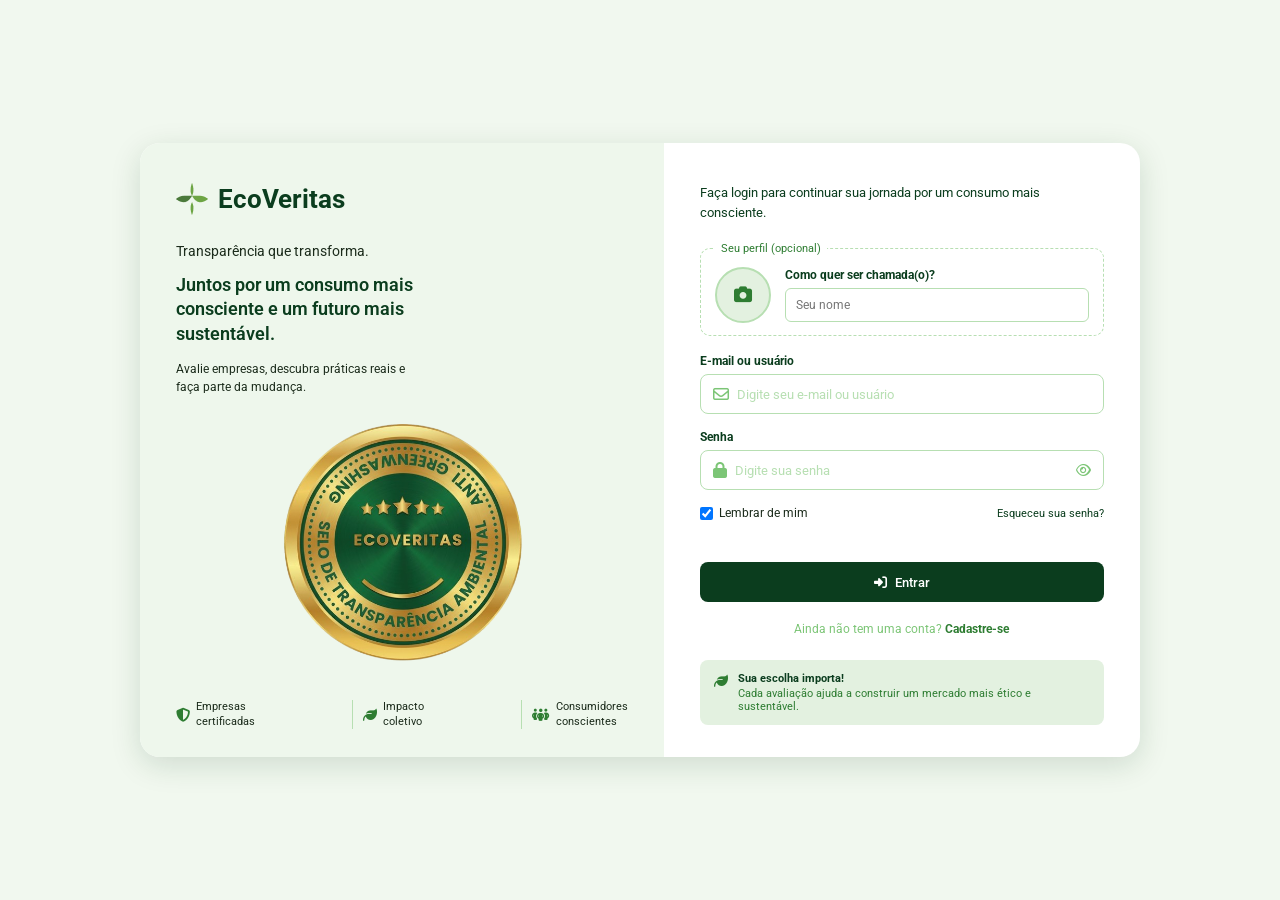
<file: login.html>
<!DOCTYPE html>
<html lang="pt-BR">
<head>
  <meta charset="UTF-8">
  <meta name="viewport" content="width=device-width, initial-scale=1">
  <title>Entrar | EcoVeritas</title>
  <link rel="stylesheet" href="https://cdnjs.cloudflare.com/ajax/libs/font-awesome/6.5.0/css/all.min.css">
   <link rel="icon" type="image/png" sizes="16x16" href="Assets/img/favicon-16x16.png">
  <link rel="stylesheet" href="Assets/css/style.css">
</head>
<body class="login-body">
  <main class="login-pagina">
    <div class="login-card">

      
      <section class="login-lado-esquerdo">
        <div class="login-logo">
          <img src="Assets/img/icone.png" alt="">
          <span>EcoVeritas</span>
        </div>

        <p class="login-slogan">Transparência que transforma.</p>
        <h1 class="login-titulo">Juntos por um consumo mais consciente e um futuro mais sustentável.</h1>
        <p class="login-descricao">Avalie empresas, descubra práticas reais e faça parte da mudança.</p>

        <div class="login-ilustracao" aria-hidden="true">
          <img src="Assets/img/selo.png" alt="">
        </div>

        <ul class="login-selos">
          <li><i class="fa-solid fa-shield-halved"></i> Empresas<br>certificadas</li>
          <li><i class="fa-solid fa-leaf"></i> Impacto<br>coletivo</li>
          <li><i class="fa-solid fa-people-group"></i> Consumidores<br>conscientes</li>
        </ul>
      </section>

      
      <section class="login-lado-direito">
        <p class="login-chamada">Faça login para continuar sua jornada por um consumo mais consciente.</p>

        <form id="formLogin" novalidate>

        
          <fieldset class="login-perfil">
            <legend>Seu perfil (opcional)</legend>

            <label class="login-foto-botao" for="fotoPerfil" title="Escolher foto">
              <span class="login-foto-previa" id="previaFoto"><i class="fa-solid fa-camera"></i></span>
            </label>
            <input type="file" id="fotoPerfil" accept="image/*" hidden>

            <div class="login-perfil-nome">
              <label for="nomePerfil">Como quer ser chamada(o)?</label>
              <input type="text" id="nomePerfil" maxlength="40" placeholder="Seu nome" autocomplete="name">
              <button type="button" class="login-link" id="removerFoto" hidden>Remover foto</button>
            </div>
          </fieldset>

          <label for="email">E-mail ou usuário</label>
          <div class="login-campo">
            <i class="fa-regular fa-envelope"></i>
            <input type="text" id="email" placeholder="Digite seu e-mail ou usuário" autocomplete="username">
          </div>

          <label for="senha">Senha</label>
          <div class="login-campo">
            <i class="fa-solid fa-lock"></i>
            <input type="password" id="senha" placeholder="Digite sua senha" autocomplete="current-password">
            <button type="button" class="login-olho" id="verSenha" aria-label="Mostrar senha">
              <i class="fa-regular fa-eye"></i>
            </button>
          </div>

          <div class="login-opcoes">
            <label class="login-lembrar">
              <input type="checkbox" id="lembrar" checked> Lembrar de mim
            </label>
            <a href="#" class="login-link">Esqueceu sua senha?</a>
          </div>

          <p class="login-erro" id="erroLogin" role="alert"></p>

          <button type="submit" class="login-botao-entrar">
            <i class="fa-solid fa-right-to-bracket"></i> Entrar
          </button>

          <p class="login-cadastro">Ainda não tem uma conta? <a href="#">Cadastre-se</a></p>
        </form>

        <aside class="login-aviso">
          <i class="fa-solid fa-leaf"></i>
          <div>
            <strong>Sua escolha importa!</strong>
            <p>Cada avaliação ajuda a construir um mercado mais ético e sustentável.</p>
          </div>
        </aside>
      </section>

    </div>
  </main>

  <script src="Assets/js/perfil.js"></script>
  <script src="Assets/js/login.js"></script>
</body>
</html>
</file>
<file: Assets/css/style.css>
@import url("https://fonts.googleapis.com/css2?family=Butcherman&family=Roboto:ital,wght@0,100..900;1,100..900&display=swap");

* {
  margin: 0;
  padding: 0;
  box-sizing: border-box;
}

body {
  font-family: Roboto, "sans-serif";
  background-color: #F9FBF9;
}

h1 {
  color: #fff;
  font-size: 19.79px;
  font-weight: 600;
}

.layout-nav {
  background-color: #063d1d;
  position: fixed;
  left: 0;
  top: 0;
  width: 280px;
  height: 100%;
  padding: 32px 24px;
}

.logo-img {
  display: flex;
  gap: 8px;
}

.logo-img img {
  width: 32px;
  height: 32px;
  margin: -2px;
}

.layout-pagrafo-nav {
  margin-top: 19px;
}

.paragrafo-nav {
  color: #d9e3d6;
  font-size: 14px;
  max-width: 150px;
  line-height: 20px;
}

nav {
  margin: 30px 24px 24px;
}

nav ul {
  display: flex;
  flex-direction: column;
  list-style: none;
  gap: 16px;
}

nav ul li a {
  display: flex;
  align-items: center;
  gap: 9px;
  text-decoration: none;
  color: #fff;
  font-size: 13.2px;
  transition: 0.3s ease;
}

.fa-medal,
.fa-house,
.fa-clipboard-check,
.fa-circle-info {
  font-size: 16px;
}

.fa-clipboard-check {
  margin-left: 2px;
}

.alinhar-paragrafo {
  position: relative;
  left: 3px;
}

nav a.bnt-nav-ativo {
  background-color: #4b7a3b;
  padding: 12px 18px;

  width: 210px;
  border-radius: 10px;
  margin-left: -10px;
}

nav a:hover {
  background-color: #4b7a3b;
  padding: 12px 18px;
  width: 210px;
  border-radius: 10px;
  margin-left: -10px;
}

.layout-logo-escrita {
  display: flex;
  align-items: center;
  gap: 8px;
  margin-bottom: 8px;
}

.layout-logo-escrita h2 {
  font-size: 14px;
  font-weight: bold;
  color: #d9e3d6;
}

.container-estrita-nav p {
  color: #d9e3d6;
  font-size: 14px;
}

.layout-logo-escrita img {
  width: 24px;
  height: 24px;
}

.container-estrita-nav {
  background-color: #1e3b1a;
  border-radius: 10px;
  padding: 16px;
  margin-top: 137px;
}

main {
  margin-left: 280px;
}

.pesquisa-inicio {
  display: flex;
  margin-left: 44px;
  margin-top: 32px;
}

.pesquisa-inicio input {
  display: block;
  width: 400px;
  height: 40px;
  padding: 10px 15px;
  background-color: #fff;
  color: black;
  border: 1px solid #ccc;
  border-radius: 8px;
}

.pesquisa-inicio i {
  position: absolute;
  left: 695px;
  top: 44px;
  color: #0b2e13;
}

.Banner-eco-image {
  width: 920px;
  height: 240px;
  background-color: #eaf1e7;
  margin-top: 32px;
  padding: 32px;
  display: flex;
  align-items: center;
  border-radius: 12px;
  margin-left: 40px;
}

.Banner-eco-image img {
  height: 220px;
  margin-left: 60px;
  margin-top: 12px;
}

.Banner-eco-escrita {
  display: flex;
  flex-direction: column;
}

.Banner-eco-escrita h2 {
  font-size: 12px;
  color: #0b2e13;
  position: relative;
  top: -20px;
}

.Banner-eco-escrita h3 {
  color: #0b2e13;
  font-size: 30px;
  position: relative;
  bottom: 12px;
}

.Banner-eco-escrita p {
  font-size: 14px;
  color: #0b2e13;
  width: 350px;
  max-width: 100%;
}

a.btn-banner {
  display: inline-block;
  gap: 20px;
  text-decoration: none;
  position: relative;
  top: 15px;
  border-radius: 6px;
  padding: 10px;
  font-size: 14px;
}

a.btn1 {
  background-color: #0b2e13;
  color: #fff;
  transition: 0.3s ease;
}

a.btn1 i {
  position: relative;
  left: 2px;
  top: 1px;
}

a.btn2 {
  color: #0b2e13;
  border: 1px solid #0b2e13;
  transition: 0.3s ease;
  transition: transform 0.3s ease;
}

a.btn2:hover {
  background-color: #4b7a3b;
  color: #fff;
  transform: translateY(-4px);
}

a.btn1:hover {
  background-color: #4b7a3b;

  transform: translateY(-4px);
}

.comoFuncionaSection {
  margin-left: 55px;
  margin-top: 20px;
}

.comoFunciona {
  font-size: 18px;
  color: #0e3f1a;
  margin-bottom: 20px;
}

.cardsInicio {
  display: flex;
  gap: 30px;
  flex-wrap: wrap;
}

.cards {
  background-color: white;
  width: 202px;
  height: 208px;
  padding: 30px;
  border-radius: 12px;
  border: 1px solid #d4dfd2;
  display: flex;
  flex-direction: column;
  align-items: center;
  justify-content: center;
}

.cards p {
  max-width: 230px;
  text-align: center;
  font-size: 12px;
  line-height: 1.4;
  color: #0b2e13;
  margin-top: 8px;
  margin-bottom: 0;
}

.iconeGrande {
  width: 40px;
  height: 40px;
  background-color: #e8efe5;
  border-radius: 50%;
  display: flex;
  justify-content: center;
  align-items: center;
  margin-bottom: 10px;
}

.iconeGrande i {
  font-size: 18px;
  color: #0b2e13;
}

.tituloCard {
  display: flex;
  align-items: center;
  gap: 8px;
}

.tituloCard h4 {
  margin: 0;
  font-size: 14px;
  color: #0b2e13;
}

.numero {
  width: 24px;
  height: 24px;
  background-color: #0b2e13;
  color: white;
  border-radius: 50%;
  display: flex;
  align-items: center;
  justify-content: center;
  font-size: 12px;
}

/*Empresas*/

.empresasDestaqueSection {
  margin-left: 45px;
  margin-top: 32px;
}

.empresasDestaque {
  font-size: 18px;
  color: #0b2e13;
  margin-bottom: 10px;
  align-items: center;
  margin-left: 10px;
  margin-bottom: 20px;
}

.cardsInicioEmpresas {
  display: flex;
  gap: 20px;
  margin-left: 5px;
  flex-wrap: wrap;
}

.cardsEmpresasdestaque {
  width: 212px;
  height: 150px;
  border: 2px solid #d4dfd2;
  border-radius: 20px;
  display: flex;
  flex-direction: column;
  gap: 8px;
  align-items: center;
  padding: 25px 71px;
}

.logoEmpresa img {
  width: 120px;
  height: 40px;
  object-fit: contain;
}

.categoriaEmpresa {
  font-size: 14px;
  color: #0b2e13;
  text-align: center;
  margin-bottom: 4px;
}

.avaliacao-inicio {
  display: flex;
  align-items: center;
  justify-content: center;
  text-align: center;
  background-color: #dce6d8;
  color: #4f7d40;
  padding: 4px 11px;
  gap: 5px;
  border-radius: 40px;
  font-size: 11.55px;
  font-weight: bold;
}

.avaliacao-inicio i {
  font-size: 10px;
}

.empresasDestaqueSection {
  margin-bottom: 20px;
}

.escondido {
  opacity: 0;
  filter: blur(5px);
  transform: translateY(50px);
  transition: all 1s ease;
}

.visivel {
  opacity: 1;
  filter: blur(0);
  transform: translateY(0);
}

.avaliarEmprasa {
  max-width: 1000px;
  padding: 0 40px 40px 40px;
  display: flex;
  flex-direction: column;
  gap: 30px;
}

.bloco-banner-avaliacao {
  width: 900px;
  height: 169px;
  display: flex;
  clear: both;
  background-color: #eaf1e7;
  padding: 30px 24px;
  border-radius: 15px;
  margin-top: 40px;
  margin-left: 45px;
}

.link-voltar {
  font-size: 14px;
  text-decoration: none;
  color: #0b2e13;
  position: relative;
  top: -10px;
  font-weight: bold;
}

.link-voltar i {
  font-size: 11px;
  margin-right: 5px;
}

.conteudo-banner {
  display: flex;
  flex-direction: column;
  align-items: center;
}

.bloco-banner-avaliacao img {
  width: 280px;
  height: 120px;
  margin-left: 150px;
}

.texto-banner h2 {
  font-size: 24px;
  color: #0b2e13;
  margin-bottom: 10px;
}

.texto-banner p {
  color: #0b2e13;
  width: 410px;
  font-size: 14px;
  line-height: 1.5;
}

.buscar-alvo {
  margin-bottom: 24px;
  margin-left: 45px;
  width: 900px;
}

.buscar-alvo label {
  display: block;
  font-weight: bold;
  margin-bottom: 10px;
  color: #0b2e13;
}

.grupo-input-buscar {
  display: flex;
  gap: 10px;
  align-items: center;
}

.grupo-input-buscar input {
  height: 42px;
  flex: 1;
  padding: 0px 15px;
  border: 1px solid #d4dfd2;
  border-radius: 8px;
  outline: none;
  margin-top: 24px;
  color: #0b2e13;
}

.btn-button {
  background-color: #0b3b1d;
  color: #fff;
  font-size: 15px;
  border: none;
  padding: 0 25px;
  border-radius: 8px;
  cursor: pointer;
  transition: 0.3s;
  font-weight: bold;
  height: 42px;
  padding: 0 20px;
  margin-top: 24px;
}

.btn-button:hover {
  background-color: #0b2e13;
}

.bloco-card-empresa {
  margin-bottom: 24px;
  margin-left: 45px;
  width: 900px;
  background-color: #fff;
  padding: 20px;
  border-radius: 12px;
  display: flex;
  justify-content: space-between;
  align-items: center;
  border: 1px solid #d4dfd2;
}

.perfil-empresa {
  display: flex;
  align-items: center;
  gap: 15px;
}

.foto-empresa {
  display: flex;
  align-items: center;
  justify-content: center;
  width: 60px;
  height: 60px;
  background-color: #4b7a3b;
  border-radius: 50%;
}

.bloco-principal-info-empresa {
  display: flex;
  flex-direction: column;
  gap: 10px;
}

.info-empresa {
  display: flex;
  justify-content: center;
  align-items: center;
  gap: 30px;
  margin-bottom: -17px;
}

.info-empresa h2 {
  font-size: 1.2rem;
  color: #0b2e13;
  margin: 0;
}

.info-empresa p {
  margin-bottom: 24px;
  font-size: 0.85rem;
  color: #4b7a3b;
  margin: 0;
}

.info-empresa-natura h3 {
  color: #3B6B3B;
  font-size: 14px;
  font-weight: 400;
}

.info-empresa-natura p {
  color: #0B3B1D;
  font-size: 13px;
  font-weight: 400;
}

.info-empresa-natura {
  gap: 4px;
}


.link-detalhes {
  width: 180px;
  height: 64px;
  text-decoration: none;
  color: #0b2e13;
  font-weight: bold;
  background-color: #eaf1e7;
  border-radius: 10px;
  display: flex;
  align-items: center;
  gap: 10px;
  transition: 0.3s;
}

.link-detalhes:hover {
  background-color: #d4dfd2;
}

.bloco-avaliacoes-estrelas {
  margin-left: 45px;
  width: 900px;
  background-color: #fff;
  border: 1px solid #d4dfd2;
  border-radius: 15px;
  padding: 30px;
  margin-bottom: 24px;
}

.bloco-avaliacoes-estrelas h3 {
  color: #0b2e13;
  font-size: 18px;
  margin-bottom: 5px;
}

.subtitulo-aval {
  color: #0b2e13;
  font-size: 14px;
  margin-bottom: 25px;
}

/* AQUI ESTAVA O GATINHO (Faltava definir as 5 colunas iguais) */
.grid-categorias {
  display: grid;
  grid-template-columns: repeat(5, 1fr);
  gap: 15px;
}

.categoria-item {
  background-color: #fff;
  padding: 15px 10px;
  border-radius: 12px;
  text-align: center;
  border: 1px solid #d4dfd2;
  display: flex;
  flex-direction: column;
  align-items: center;
}

.campo-icone {
  width: 40px;
  height: 40px;
  background-color: #e8efe5;
  border-radius: 50%;
  display: flex;
  justify-content: center;
  align-items: center;
  margin-bottom: 10px;
}

.icone-cat {
  font-size: 1.2rem;
  color: #0b2e13;
}

.titulo-cat {
  font-weight: bold;
  font-size: 0.85rem;
  color: #0b2e13;
  margin-bottom: 8px;
  min-height: 35px;
}

.estrelas {
  color: #0b2e13;
  margin-bottom: 8px;
  font-size: 0.8rem;
}

.desc-cat {
  font-size: 0.7rem;
  color: #4b7a3b;
  line-height: 1.2;
}

.bloco-comentario-final {
  margin-left: 5px;
  width: 835px;
  margin-top: 21px;
  margin-bottom: 45px;
}

.area-textarea {
  position: relative;
  margin-bottom: 20px;
}

.area-textarea label {
  display: block;
  font-weight: bold;
  margin-left: 5px;
  margin-bottom: 12px;
  color: #0b2e13;
}

#comentarioTexto::placeholder {
  color: #0b3b1d;
  font-size: 15px;
  font-family: roboto, "sans-serif";
}

.area-textarea textarea {
  width: 100%;
  padding: 15px;
  border: 1px solid #d4dfd2;
  border-radius: 8px;
  outline: none;
  resize: vertical;
  color: #0b2e13;
}

.contador-caracteres {
  position: absolute;
  bottom: 15px;
  right: 15px;
  font-size: 0.8rem;
  color: #4b7a3b;
}

.rodape-formulario {
  display: flex;
  justify-content: space-between;
  align-items: center;
  background-color: #fff;
  padding: 20px;
  border-radius: 12px;
  margin-bottom: -50px;
}

.opcao-anonima {
  display: flex;
  align-items: center;
  gap: 10px;
  color: #3b6b3b;
  font-size: 12px;
  font-weight: 500;
}

.btn-enviar-avaliacao {
  background-color: #0b3b1d;
  color: #fff;
  border: none;
  padding: 12px 25px;
  border-radius: 6px;
  font-weight: bold;
  cursor: pointer;
  display: flex;
  align-items: center;
  gap: 10px;
  transition: 0.3s;
}

.btn-enviar-avaliacao:hover {
  background-color: #4b7a3b;
}

.layout-nav {
  background-color: #063d1d;
  position: fixed;
  left: 0;
  top: 0;
  width: 280px;
  height: 100%;
  padding: 32px 24px;
}

.logo-img {
  display: flex;
  gap: 8px;
}

.logo-img img {
  width: 32px;
  height: 32px;
  margin: -2px;
}

.layout-pagrafo-nav {
  margin-top: 19px;
}

.paragrafo-nav {
  color: #d9e3d6;
  font-size: 14px;
  max-width: 150px;
  line-height: 20px;
}

nav {
  margin: 30px 24px 24px;
}

nav ul {
  display: flex;
  flex-direction: column;
  list-style: none;
  gap: 16px;
}

nav ul li a {
  display: flex;
  align-items: center;
  gap: 9px;
  text-decoration: none;
  color: #fff;
  font-size: 13.2px;
  transition: 0.3s ease;
}

.fa-medal,
.fa-house,
.fa-clipboard-check,
.fa-circle-info {
  font-size: 16px;
}

.fa-clipboard-check {
  margin-left: 2px;
}

.alinhar-paragrafo {
  position: relative;
  left: 3px;
}

nav a.bnt-nav-ativo {
  background-color: #4b7a3b;
  padding: 12px 18px;

  width: 210px;
  border-radius: 10px;
  margin-left: -10px;
}

nav a:hover {
  background-color: #4b7a3b;
  padding: 12px 18px;
  width: 210px;
  border-radius: 10px;
  margin-left: -10px;
}

.layout-logo-escrita {
  display: flex;
  align-items: center;
  gap: 8px;
  margin-bottom: 8px;
}

.layout-logo-escrita h2 {
  font-size: 14px;
  font-weight: bold;
  color: #d9e3d6;
}

.container-estrita-nav p {
  color: #d9e3d6;
  font-size: 14px;
}

.layout-logo-escrita img {
  width: 24px;
  height: 24px;
}

.container-estrita-nav {
  background-color: #1e3b1a;
  border-radius: 10px;
  padding: 16px;
  margin-top: 137px;
}

main {
  margin-left: 280px;
}

.pesquisa-inicio {
  display: flex;
  margin-left: 44px;
  margin-top: 32px;
}


.pesquisa-inicio i {
  position: absolute;
  left: 695px;
  top: 44px;
  color: #0b2e13;
}

.Banner-eco-image {
  width: 920px;
  height: 240px;
  background-color: #eaf1e7;
  margin-top: 32px;
  padding: 32px;
  display: flex;
  align-items: center;
  border-radius: 12px;
  margin-left: 40px;
}

.Banner-eco-image img {
  position: relative;
  left: 40px;
}

.Banner-eco-escrita {
  display: flex;
  flex-direction: column;
}

.Banner-eco-escrita h2 {
  font-size: 12px;
  color: #0b2e13;
  position: relative;
  top: -20px;
}

.Banner-eco-escrita h3 {
  color: #0b2e13;
  font-size: 30px;
  position: relative;
  bottom: 12px;
}

.Banner-eco-escrita p {
  font-size: 14px;
  color: #0b2e13;
  width: 350px;
  max-width: 100%;
}

a.btn-banner {
  display: inline-block;
  gap: 20px;
  text-decoration: none;
  position: relative;
  top: 15px;
  border-radius: 6px;
  padding: 10px;
  font-size: 14px;
}

a.btn1 {
  background-color: #0b2e13;
  color: #fff;
  transition: 0.3s ease;
}

a.btn1 i {
  position: relative;
  left: 2px;
  top: 1px;
}

a.btn2 {
  color: #0b2e13;
  border: 1px solid #0b2e13;
  transition: 0.3s ease;
  transition: transform 0.3s ease;
}

a.btn2:hover {
  background-color: #4b7a3b;
  color: #fff;
  transform: translateY(-4px);
}

a.btn1:hover {
  background-color: #4b7a3b;

  transform: translateY(-4px);
}

.comoFuncionaSection {
  margin-left: 55px;
  margin-top: 20px;
}

.comoFunciona {
  font-size: 18px;
  color: #0e3f1a;
  margin-bottom: 20px;
}

.cardsInicio {
  display: flex;
  gap: 30px;
  flex-wrap: wrap;
}

.cards {
  background-color: white;
  width: 202px;
  height: 208px;
  padding: 30px;
  border-radius: 12px;
  border: 1px solid #d4dfd2;
  display: flex;
  flex-direction: column;
  align-items: center;
  justify-content: center;
}

.cards p {
  max-width: 230px;
  text-align: center;
  font-size: 12px;
  line-height: 1.4;
  color: #0b2e13;
  margin-top: 8px;
  margin-bottom: 0;
}

.iconeGrande {
  width: 40px;
  height: 40px;
  background-color: #e8efe5;
  border-radius: 50%;
  display: flex;
  justify-content: center;
  align-items: center;
  margin-bottom: 10px;
}

.iconeGrande i {
  font-size: 18px;
  color: #0b2e13;
}

.tituloCard {
  display: flex;
  align-items: center;
  gap: 8px;
}

.tituloCard h4 {
  margin: 0;
  font-size: 14px;
  color: #0b2e13;
}

.numero {
  width: 24px;
  height: 24px;
  background-color: #0b2e13;
  color: white;
  border-radius: 50%;
  display: flex;
  align-items: center;
  justify-content: center;
  font-size: 12px;
}

/*Empresas*/

.empresasDestaqueSection {
  margin-left: 45px;
  margin-top: 32px;
}

.empresasDestaque {
  font-size: 18px;
  color: #0b2e13;
  margin-bottom: 10px;
  align-items: center;
  margin-left: 10px;
  margin-bottom: 20px;
}

.cardsInicioEmpresas {
  display: flex;
  gap: 20px;
  margin-left: 5px;
  flex-wrap: wrap;
}

.cardsEmpresasdestaque {
  width: 212px;
  height: 150px;
  border: 2px solid #d4dfd2;
  border-radius: 20px;
  display: flex;
  flex-direction: column;
  gap: 8px;
  align-items: center;
  padding: 25px 71px;
}

.logoEmpresa img {
  width: 120px;
  height: 40px;
  object-fit: contain;
}

.categoriaEmpresa {
  font-size: 14px;
  color: #0b2e13;
  text-align: center;
  margin-bottom: 4px;
}

.avaliacao-inicio {
  display: flex;
  align-items: center;
  justify-content: center;
  text-align: center;
  background-color: #dce6d8;
  color: #4f7d40;
  padding: 4px 11px;
  gap: 5px;
  border-radius: 40px;
  font-size: 11.55px;
  font-weight: bold;
}

.avaliacao-inicio i {
  font-size: 10px;
}

.empresasDestaqueSection {
  margin-bottom: 20px;
}


.avaliarEmprasa {
  max-width: 1000px;
  padding: 0 40px 40px 40px;
  display: flex;
  flex-direction: column;
  gap: 30px;
}

.link-voltar {
  font-size: 14px;
  text-decoration: none;
  color: #0b2e13;
  position: relative;
  top: -10px;
  font-weight: bold;
}

.link-voltar i {
  font-size: 11px;
  margin-right: 5px;
}

.conteudo-banner {
  display: flex;
  flex-direction: column;
  align-items: center;
}




.buscar-alvo {
  margin-bottom: 24px;
  margin-left: 45px;
  width: 900px;
}

.buscar-alvo label {
  display: block;
  font-weight: bold;
  margin-bottom: 10px;
  color: #0b2e13;
}

.btn-button {
  background-color: #0b3b1d;
  color: #fff;
  font-size: 15px;
  border: none;
  padding: 0 25px;
  border-radius: 8px;
  cursor: pointer;
  transition: 0.3s;
  font-weight: bold;
  height: 42px;
  padding: 0 20px;
  margin-top: 24px;
}

.btn-button:hover {
  background-color: #0b2e13;
}

.bloco-card-empresa {
  margin-bottom: 24px;
  margin-left: 45px;
  width: 900px;
  background-color: #fff;
  padding: 20px;
  border-radius: 12px;
  display: flex;
  justify-content: space-between;
  align-items: center;
  border: 1px solid #d4dfd2;
}

.perfil-empresa {
  display: flex;
  align-items: center;
  gap: 15px;
}

.foto-empresa {
  display: flex;
  align-items: center;
  justify-content: center;
  width: 60px;
  height: 60px;
  background-color: #4b7a3b;
  border-radius: 50%;
}

.info-empresa {
  display: flex;
  justify-content: center;
  align-items: center;
  gap: 30px;
  position: relative;
  top: -10px;
}

.info-empresa h2 {
  font-size: 1.2rem;
  color: #0b2e13;
  margin: 00;
}

.info-empresa p {
  margin-bottom: 24px;
  font-size: 0.85rem;
  color: #4b7a3b;
  margin: 0;
}

.link-detalhes {
  text-decoration: none;
  color: #0b2e13;
  font-weight: bold;
  background-color: #eaf1e7;
  border-radius: 10px;
  display: flex;
  padding: 15px 25px;
  align-items: center;
  gap: 10px;
  transition: 0.3s;
}

.link-detalhes:hover {
  background-color: #d4dfd2;
}

.bloco-avaliacoes-estrelas {
  margin-left: 45px;
  width: 900px;
  background-color: #fff;
  border: 1px solid #d4dfd2;
  border-radius: 15px;
  padding: 30px;
  margin-bottom: 24px;
}

.bloco-avaliacoes-estrelas h3 {
  color: #0b2e13;
  font-size: 18px;
  margin-bottom: 5px;
}

.subtitulo-aval {
  color: #0b2e13;
  font-size: 14px;
  margin-bottom: 25px;
}

.grid-categorias {
  display: grid;
  grid-template-columns: repeat(5, 1fr);
  gap: 15px;
}

.categoria-item {
  background-color: #fff;
  padding: 15px 10px;
  border-radius: 12px;
  text-align: center;
  border: 1px solid #d4dfd2;
  display: flex;
  flex-direction: column;
  align-items: center;
}

.campo-icone {
  width: 40px;
  height: 40px;
  background-color: #e8efe5;
  border-radius: 50%;
  display: flex;
  justify-content: center;
  align-items: center;
  margin-bottom: 10px;
}

.icone-cat {
  font-size: 1.2rem;
  color: #0b2e13;
}

.titulo-cat {
  font-weight: bold;
  font-size: 0.85rem;
  color: #0b2e13;
  margin-bottom: 8px;
  min-height: 35px;
}

.estrelas {
  color: #0b2e13;
  margin-bottom: 8px;
  font-size: 0.8rem;
}

.desc-cat {
  font-size: 0.7rem;
  color: #4b7a3b;
  line-height: 1.2;
}

.bloco-comentario-final {
  margin-left: 5px;
  width: 835px;
  margin-top: 21px;
  margin-bottom: 45px;
}

.area-textarea {
  position: relative;
  margin-bottom: 20px;
}

.area-textarea label {
  display: block;
  font-weight: bold;
  margin-left: 5px;
  margin-bottom: 12px;
  color: #0b2e13;
}

#comentarioTexto::placeholder {
  color: #0b3b1d;
  font-size: 15px;
  font-family: roboto, "sans-serif";
}

.area-textarea textarea {
  width: 100%;
  padding: 15px;
  border: 1px solid #d4dfd2;
  border-radius: 8px;
  outline: none;
  resize: vertical;
  color: #0b2e13;
}

.contador-caracteres {
  position: absolute;
  bottom: 15px;
  right: 15px;
  font-size: 0.8rem;
  color: #4b7a3b;
}

.rodape-formulario {
  display: flex;
  justify-content: space-between;
  align-items: center;
  background-color: #fff;
  padding: 20px;
  border-radius: 12px;
  margin-bottom: -50px;
}

.opcao-anonima {
  display: flex;
  align-items: center;
  gap: 10px;
  color: #3b6b3b;
  font-size: 12px;
  font-weight: 500;
}

.btn-enviar-avaliacao {
  background-color: #0b3b1d;
  color: #fff;
  border: none;
  padding: 12px 25px;
  border-radius: 6px;
  font-weight: bold;
  cursor: pointer;
  display: flex;
  align-items: center;
  gap: 10px;
  transition: 0.3s;
}

.btn-enviar-avaliacao:hover {
  background-color: #4b7a3b;
}

.texto-banner-empresas-certificadas h2 {
  color: #2E5B2A;
  font-weight: 600;
  font-size: 12px;
  margin-bottom: 4px;

}

.texto-banner-empresas-certificadas h3 {
  color: #0B3B1D;
  font-weight: 800;
  font-size: 30px;
  width: max-content !important;
  margin-bottom: 8px;
}

.texto-banner-empresas-certificadas p {
  color: #2E5B2A;
  font-weight: 400;
  font-size: 14px;
}

.imagem-empresas-certificadas {
  position: relative;
  right: 120px;

}

.EmpresasCertificadasPagina .page {
  max-width: 1180px;
  margin: 0 auto;
  padding: 28px 24px 60px;
}

.EmpresasCertificadasPagina .topbar {
  display: flex;
  gap: 14px;
  margin-bottom: 20px;
}

.EmpresasCertificadasPagina .search-wrap {
  flex: 1;
  position: relative;
}

.EmpresasCertificadasPagina .search-wrap input {
  width: 100%;
  padding: 13px 16px 13px 44px;
  border-radius: 999px;
  border: 1px solid #e2e6e2;
  background: #ffffff;
  font-size: 14.5px;
  color: #1c231e;
  outline: none;
  transition: border-color .15s ease, box-shadow .15s ease;
}

.EmpresasCertificadasPagina .search-wrap input:focus {
  border-color: #2f8f4e;
  box-shadow: 0 0 0 3px rgba(47, 143, 78, 0.12);
}

.EmpresasCertificadasPagina .search-wrap i {
  position: absolute;
  left: 16px;
  top: 50%;
  transform: translateY(-50%);
  font-size: 14px;
  color: #6b756c;
}

.EmpresasCertificadasPagina .filter-btn {
  display: flex;
  align-items: center;
  gap: 8px;
  padding: 12px 18px;
  border-radius: 999px;
  border: 1px solid #e2e6e2;
  background: #ffffff;
  font-size: 14.5px;
  font-weight: 500;
  color: #1c231e;
  cursor: pointer;
  white-space: nowrap;
}

.EmpresasCertificadasPagina .filter-btn i {
  font-size: 13px;
}

.EmpresasCertificadasPagina .chips {
  display: flex;
  gap: 5px;
  flex-wrap: wrap;
  margin-left: 60px;
  margin-bottom: 10px;
}

.EmpresasCertificadasPagina .chip {
  padding: 9px 18px;
  border-radius: 999px;
  border: 1px solid #e2e6e2;
  background: #ffffff;
  font-size: 14px;
  font-weight: 500;
  color: #1c231e;
  cursor: pointer;
  transition: background .15s ease, color .15s ease, border-color .15s ease;
  -webkit-tap-highlight-color: transparent;
}

.EmpresasCertificadasPagina .chip:hover {
  border-color: #2f8f4e;
}

.EmpresasCertificadasPagina .chip.active {
  background: #1f6b3a;
  color: #ffffff;
  border-color: #1f6b3a;
}

.EmpresasCertificadasPagina .section-head {
  display: flex;
  justify-content: space-between;
  align-items: baseline;
  margin-bottom: 18px;
}

.EmpresasCertificadasPagina .section-head h1 {
  font-size: 22px;
  font-weight: 700;
  margin: 0;
}

.EmpresasCertificadasPagina .section-head .count {
  font-size: 14px;
  color: #6b756c;
}

.EmpresasCertificadasPagina .grid {
  display: grid;
  grid-template-columns: repeat(4, minmax(0, 1fr));
  gap: 18px;
  align-items: stretch;
}

@media (max-width: 1024px) {
  .EmpresasCertificadasPagina .grid {
    grid-template-columns: repeat(2, minmax(0, 1fr));
  }
}

@media (max-width: 620px) {
  .EmpresasCertificadasPagina .grid {
    grid-template-columns: minmax(0, 1fr);
  }

  .EmpresasCertificadasPagina .topbar {
    flex-direction: column;
  }
}

.EmpresasCertificadasPagina .card {
  background: #ffffff;
  border: 1px solid #e2e6e2;
  border-radius: 14px;
  padding: 18px 18px 16px;
  display: flex;
  flex-direction: column;
  gap: 10px;
  height: 280px;
  width: 100%;
  min-width: 0;
  box-sizing: border-box;
}

.EmpresasCertificadasPagina .card-top {
  display: flex;
  justify-content: space-between;
  align-items: flex-start;
  min-width: 0;
}

.EmpresasCertificadasPagina .logo-badge {
  width: 56px;
  height: 56px;
  border-radius: 12px;
  display: flex;
  align-items: center;
  justify-content: center;
  font-weight: 700;
  font-size: 17px;
  color: #ffffff;
  letter-spacing: .3px;
  flex-shrink: 0;
}

.EmpresasCertificadasPagina .logo-badge img {
  width: 100px;
  height: 80px;
  margin-left: 20px;
  object-fit: contain;
  padding: 7px;
}

.EmpresasCertificadasPagina .cert {
  display: flex;
  align-items: center;
  gap: 5px;
  background: #e7f5ea;
  color: #1f6b3a;
  font-size: 12px;
  font-weight: 600;
  padding: 5px 10px;
  border-radius: 999px;
  flex-shrink: 0;
}

.EmpresasCertificadasPagina .cert i {
  font-size: 11px;
}

.EmpresasCertificadasPagina .card h3 {
  margin: 2px 0 0;
  font-size: 16.5px;
  font-weight: 700;
  white-space: nowrap;
  overflow: hidden;
  text-overflow: ellipsis;
  min-width: 0;
}

.EmpresasCertificadasPagina .card .sector {
  margin: 0;
  font-size: 13px;
  color: #6b756c;
  white-space: nowrap;
  overflow: hidden;
  text-overflow: ellipsis;
  min-width: 0;
}

.EmpresasCertificadasPagina .badges {
  display: flex;
  gap: 14px;
  margin: 2px 0 2px;
  flex-wrap: nowrap;
  overflow: hidden;
  min-width: 0;
}

.EmpresasCertificadasPagina .badge-item {
  display: flex;
  align-items: center;
  gap: 5px;
  font-size: 12.5px;
  color: #6b756c;
  white-space: nowrap;
}

.EmpresasCertificadasPagina .badge-item i {
  font-size: 13px;
  color: #2f8f4e;
}

.EmpresasCertificadasPagina .stars {
  display: flex;
  gap: 3px;
  margin-bottom: 6px;
  font-size: 14px;
}

.EmpresasCertificadasPagina .stars .fa-star,
.EmpresasCertificadasPagina .stars .fa-star-half-stroke {
  color: #f0b429;
}

.EmpresasCertificadasPagina .stars .fa-regular.fa-star {
  color: #dfe3df;
}

.EmpresasCertificadasPagina .details-btn {
  margin-top: auto;
  width: 100%;
  padding: 10px 0;
  border-radius: 10px;
  border: 1.5px solid #1f6b3a;
  background: transparent;
  color: #1f6b3a;
  font-weight: 600;
  font-size: 14px;
  cursor: pointer;
  display: flex;
  align-items: center;
  justify-content: center;
  gap: 6px;
  transition: background .15s ease, color .15s ease;
}

.EmpresasCertificadasPagina .details-btn:hover {
  background: #1f6b3a;
  color: #ffffff;
}

.EmpresasCertificadasPagina .details-btn i {
  font-size: 12px;
}

.EmpresasCertificadasPagina .empty {
  grid-column: 1 / -1;
  text-align: center;
  padding: 60px 20px;
  color: #6b756c;
  font-size: 15px;
}

.banner-sobre {
  height: 320px;

}

.text-sobrenos {
  display: flex;
  flex-direction: column;
  gap: 8px;
}

.banner-sobre {
  display: flex;
  align-items: center;
}

.banner-sobre img {
  width: 519px;
  height: 180px;
  position: relative;
  right: 150px;
}

.text-sobrenos p {
  font-weight: 400;
}

.nossos-pilares {
  display: flex;
  gap: 16px;
  align-items: center;
}

.banner-pilares {
  margin-left: 50px;
  margin-top: 30px;
  display: flex;
  flex-direction: column;
  gap: 10px;
}

.banner-pilares h2 {
  color: #1B2A17;
  font-size: 18px;
  font-weight: 600;
}

.banner-pilar {
  background-color: #fff;
  width: 300px;
  height: 112px;
  padding: 16px;
  border-radius: 6px;
  box-shadow: 0 1px 2px #0000005e;
  display: flex;
  flex-direction: column;
  gap: 10px;
}

.texto-pilar {
  display: flex;
  gap: 8px;
}

.texto-pilar h3 {
  font-size: 14px;
  font-weight: 600;
  color: #4B6B3B;
}

.banner-pilar p {
  font-size: 12px;
  font-weight: 400;
}

.texto-pilar i {
  color: #4B6B3B;
  font-size: 14px;
}

.banners-nossa-equipe {
  padding: 34px 50px;
  
}

.banners-nossa-equipe h2 {
  margin: 0 0 24px;
  font-size: 18px;
  font-weight: 700;
  color: #1b2b1b;
}

.div-nossa-equipe {
  display: flex;
  gap: 10px;
}


.banner-nossa-equipe {
  display: flex;
  align-items: center;
  justify-content: center;
  gap: 20px;
  width: 310px;
  padding: 24px;
  background: #fff;
  border-radius: 12px;
  box-shadow: 0 1px 2px #0000005e;
}

.avatar-nossa-equipe {
  flex-shrink: 0;
  width: 92px;
  height: 92px;
  border-radius: 50%;
  overflow: hidden;
  background: #c5e1a5;
}

.avatar-nossa-equipe img {
  display: block;
  width: 100%;
  height: 100%;
  object-fit: cover;
}

.texto-nossa-equipe h3 {
  margin: 0 0 4px;
  font-size: 18px;
  font-weight: 700;
  color: #1b2b1b;
}

.texto-nossa-equipe p {
  margin: 0;
  font-size: 16px;
  color: #4a7c3a;
}

.login-pagina {
  margin: 0;
  min-height: 100vh;
  display: grid;
  place-items: center;
  padding: 32px 16px;
  background: #f1f8ef;
  color: #1b2b1b;
}

.login-card {
  display: grid;
  grid-template-columns: 1.1fr 1fr;
  width: 100%;
  max-width: 1000px;
  background: #fff;
  border-radius: 20px;
  overflow: hidden;
  box-shadow: 0 8px 30px rgba(11, 61, 30, 0.15);
}

.login-card *,
.login-card *::before,
.login-card *::after { box-sizing: border-box; }

/* ---------- Lado esquerdo ---------- */
.login-lado-esquerdo {
  display: flex;
  flex-direction: column;
  padding: 40px 36px 28px;
  background: #eef7ec;
}

.login-logo {
  display: flex;
  align-items: center;
  gap: 10px;
  margin-bottom: 28px;
  font-size: 26px;
  font-weight: 700;
  color: #0b3d1e;
}
.login-logo i { color: #7cc576; font-size: 24px; }

.login-slogan { margin: 0 0 14px; font-size: 14px; }

.login-titulo {
  margin: 0 0 14px;
  max-width: 300px;
  font-size: 18px;
  line-height: 1.35;
  color: #0b3d1e;
}

.login-descricao { margin: 0; max-width: 240px; font-size: 12px; line-height: 1.5; }

.login-ilustracao {
  position: relative;
  flex: 1;
  display: grid;
  place-items: center;
  min-height: 190px;
  margin: 12px 0;
}
.login-ilustracao .fa-earth-americas { font-size: 130px; color: #8fc98a; }
.login-ilustracao .fa-shield-halved {
  position: absolute;
  font-size: 70px;
  color: #2e7d32;
  transform: translate(34px, 26px);
  filter: drop-shadow(0 4px 6px rgba(11, 61, 30, 0.3));
}

.login-selos {
  display: flex;
  justify-content: space-between;
  gap: 8px;
  margin: 0;
  padding: 0;
  list-style: none;
  font-size: 11px;
  line-height: 1.3;
}
.login-selos li { display: flex; align-items: center; gap: 6px; }
.login-selos li + li { padding-left: 10px; border-left: 1px solid #b7dfb2; }
.login-selos i { color: #2e7d32; font-size: 14px; }

.login-lado-direito {
  display: flex;
  flex-direction: column;
  justify-content: center;
  padding: 40px 36px 32px;
}

.login-chamada { margin: 0 0 20px; font-size: 13px; line-height: 1.5; color: #0b3d1e; }

.login-lado-direito label {
  display: block;
  margin: 0 0 6px;
  font-size: 12px;
  font-weight: 700;
  color: #0b3d1e;
}

.login-perfil {
  display: flex;
  align-items: center;
  gap: 14px;
  margin: 0 0 18px;
  padding: 12px 14px;
  border: 1px dashed #b7dfb2;
  border-radius: 10px;
}
.login-perfil legend { padding: 0 6px; font-size: 11px; color: #2e7d32; }

.login-lado-direito .login-foto-botao { margin: 0; cursor: pointer; }
.login-foto-previa {
  display: grid;
  place-items: center;
  width: 56px;
  height: 56px;
  border-radius: 50%;
  overflow: hidden;
  background: #e3f1e0;
  color: #2e7d32;
  font-size: 18px;
  border: 2px solid #b7dfb2;
}
.login-foto-previa img { width: 100%; height: 100%; object-fit: cover; }

.login-perfil-nome { flex: 1; }
.login-perfil-nome input {
  width: 100%;
  height: 34px;
  padding: 0 10px;
  font: inherit;
  font-size: 12px;
  border: 1px solid #b7dfb2;
  border-radius: 6px;
}

.login-campo {
  display: flex;
  align-items: center;
  gap: 8px;
  height: 40px;
  margin-bottom: 16px;
  padding: 0 12px;
  border: 1px solid #b7dfb2;
  border-radius: 8px;
  color: #7cc576;
}
.login-campo:focus-within { border-color: #2e7d32; box-shadow: 0 0 0 3px rgba(46, 125, 50, 0.15); }
.login-campo input {
  flex: 1;
  min-width: 0;
  border: 0;
  outline: 0;
  background: transparent;
  font: inherit;
  font-size: 13px;
  color: #1b2b1b;
}
.login-campo input::placeholder { color: #b7dfb2; }

.login-olho { border: 0; background: none; padding: 0; color: #7cc576; cursor: pointer; }

.login-opcoes {
  display: flex;
  justify-content: space-between;
  align-items: center;
  margin-bottom: 16px;
  font-size: 11px;
}
.login-lado-direito .login-lembrar {
  display: flex;
  align-items: center;
  gap: 6px;
  margin: 0;
  font-weight: 400;
  color: #1b2b1b;
}
.login-opcoes a { color: #0b3d1e; text-decoration: none; }

.login-link {
  border: 0;
  background: none;
  padding: 0;
  font: inherit;
  font-size: 11px;
  color: #2e7d32;
  cursor: pointer;
}

.login-erro { min-height: 18px; margin: 0 0 8px; font-size: 12px; color: #b3261e; }


.login-botao-entrar {
  display: flex;
  align-items: center;
  justify-content: center;
  gap: 8px;
  width: 100%;
  height: 40px;
  font: inherit;
  font-size: 13px;
  font-weight: 500;
  border: 0;
  border-radius: 8px;
  background: #0b3d1e;
  color: #fff;
  cursor: pointer;
}
.login-botao-entrar:hover { background: #0f5128; }
.login-cadastro { margin: 20px 0 24px; text-align: center; font-size: 12px; color: #7cc576; }
.login-cadastro a { color: #2e7d32; font-weight: 700; text-decoration: none; }

.login-aviso {
  display: flex;
  gap: 10px;
  padding: 12px 14px;
  border-radius: 8px;
  background: #e3f1e0;
  font-size: 11px;
  color: #2e7d32;
}
.login-aviso i { margin-top: 2px; font-size: 14px; }
.login-aviso strong { color: #0b3d1e; }
.login-aviso p { margin: 2px 0 0; }

.login-card :focus-visible {outline-offset: 2px; }
.layout-nav > .perfil-nav { margin-top: 28px; }

.perfil-nav,
.perfil-nav * { box-sizing: border-box; }

.perfil-nav {
  display: flex;
  align-items: center;
  gap: 8px;
  padding: 12px;
  border: 1px solid rgba(255, 255, 255, 0.18);
  border-radius: 14px;
  background: rgba(255, 255, 255, 0.08);
  color: #ffffff;
}

.perfil-card {
  flex: 1;
  min-width: 0;
  display: flex;
  align-items: center;
  gap: 12px;
}

.perfil-avatar {
  flex-shrink: 0;
  display: flex;
  align-items: center;
  justify-content: center;
  width: 44px;
  height: 44px;
  border-radius: 50%;
  overflow: hidden;
  background: #c5e1a5;
  color: #2e7d32;
  font-size: 18px;
  border: 2px solid rgba(255, 255, 255, 0.35);
}
.perfil-avatar img { display: block; width: 100%; height: 100%; object-fit: cover; }
.perfil-avatar-grande { width: 84px; height: 84px; font-size: 30px; border-color: #b7dfb2; }

.perfil-dados {
  min-width: 0;
  display: flex;
  flex-direction: column;
  gap: 2px;
  line-height: 1.2;
}
.perfil-dados strong {
  font-size: 14px;
  font-weight: 700;
  color: #ffffff;
  overflow: hidden;
  text-overflow: ellipsis;
  white-space: nowrap;
}
.perfil-dados span {
  font-size: 11px;
  font-weight: 400;
  color: #b8c7b8;
  overflow: hidden;
  text-overflow: ellipsis;
  white-space: nowrap;
}

.perfil-acoes {
  flex-shrink: 0;
  display: flex;
  align-items: center;
  gap: 4px;
}
.perfil-acoes button {
  display: inline-flex;
  align-items: center;
  justify-content: center;
  width: 34px;
  height: 34px;
  margin: 0;
  padding: 0;
  font-size: 14px;
  line-height: 1;
  color: #d3ddd3;
  background: transparent;
  border: 0;
  border-radius: 8px;
  cursor: pointer;
  transition: background 0.15s, color 0.15s;
}
.perfil-acoes button i { display: block; width: 1em; text-align: center; }
.perfil-acoes button:hover { color: #ffffff; background: rgba(255, 255, 255, 0.18); }
.perfil-acoes button:focus-visible { outline: 2px solid #ffffff; outline-offset: 1px; }

.perfil-modal {
  position: fixed;
  inset: 0;
  z-index: 1000;
  display: grid;
  place-items: center;
  padding: 16px;
  background: rgba(11, 61, 30, 0.55);
}
.perfil-modal[hidden] { display: none; }

.perfil-modal-caixa {
  width: 100%;
  max-width: 420px;
  padding: 24px;
  border-radius: 14px;
  background: #fff;
  color: #1b2b1b;
  font-family: "Roboto", Arial, sans-serif;
  box-shadow: 0 12px 40px rgba(0, 0, 0, 0.25);
}
.perfil-modal-caixa h2 { margin: 0 0 18px; font-size: 20px; color: #0b3d1e; }
.perfil-modal-caixa > label { display: block; margin-bottom: 6px; font-size: 13px; font-weight: 700; color: #0b3d1e; }
.perfil-modal-caixa input[type="text"] {
  width: 100%;
  height: 40px;
  padding: 0 12px;
  font: inherit;
  border: 1px solid #b7dfb2;
  border-radius: 8px;
}

.perfil-modal-foto { display: flex; align-items: center; gap: 16px; margin-bottom: 18px; }
.perfil-modal-botoes { display: flex; flex-direction: column; align-items: flex-start; gap: 8px; }

.perfil-btn-prim,
.perfil-btn-sec {
  display: inline-flex;
  align-items: center;
  gap: 6px;
  padding: 9px 14px;
  font: inherit;
  font-size: 13px;
  font-weight: 500;
  border-radius: 8px;
  cursor: pointer;
}
.perfil-btn-prim { border: 0; background: #0b3d1e; color: #fff; }
.perfil-btn-prim:hover { background: #0f5128; }
.perfil-btn-sec { border: 1px solid #0b3d1e; background: #fff; color: #0b3d1e; }
.perfil-btn-sec:hover { background: #eef7ec; }

.perfil-btn-link { border: 0; background: none; padding: 0; font: inherit; font-size: 12px; color: #2e7d32; cursor: pointer; text-decoration: underline; }

.perfil-erro { min-height: 18px; margin: 8px 0 0; font-size: 12px; color: #b3261e; }

.perfil-modal-rodape { display: flex; justify-content: space-between; align-items: center; gap: 8px; margin-top: 12px; }
.perfil-modal-rodape > div { display: flex; gap: 8px; }

@media (max-width: 480px) {
  .perfil-modal-rodape { flex-direction: column-reverse; align-items: stretch; }
  .perfil-modal-rodape > div { justify-content: flex-end; }
}

img { max-width: 100%; }

.mobile-bar { display: none; }
.nav-overlay { display: none; }

.perfil-modal { z-index: 1100; }


@media (max-width: 1280px) {
  .Banner-eco-image {
    width: auto;
    max-width: 920px;
    height: auto;
    min-height: 240px;
    margin-right: 40px;
    gap: 16px;
    overflow: hidden;
  }

  .bloco-banner-avaliacao,
  .buscar-alvo,
  .bloco-card-empresa,
  .bloco-avaliacoes-estrelas {
    width: auto;
    max-width: 900px;
    margin-right: 40px;
  }

  .bloco-banner-avaliacao { height: auto; min-height: 169px; }
  .bloco-comentario-final { width: auto; max-width: 835px; }

  .Banner-eco-image img {
    height: auto;
    max-height: 220px;
    max-width: 45%;
    margin-left: 0;
    left: 0;
    object-fit: contain;
  }

  .bloco-banner-avaliacao img {
    width: auto;
    max-width: 35%;
    height: auto;
    max-height: 120px;
    margin-left: auto;
  }

  .pesquisa-inicio {
    position: relative;
    max-width: 400px;
    margin-right: 40px;
  }
  .pesquisa-inicio input { width: 100%; }
  .pesquisa-inicio i {
    left: auto;
    right: 16px;
    top: 50%;
    transform: translateY(-50%);
  }

  .comoFuncionaSection,
  .empresasDestaqueSection { margin-right: 40px; }

  .imagem-empresas-certificadas { right: 40px; }

  .banner-sobre { height: auto; min-height: 320px; }
  .banner-sobre img {
    width: auto;
    max-width: 45%;
    height: auto;
    right: 40px;
  }

  .banner-pilares { margin-right: 40px; }
  .nossos-pilares { flex-wrap: wrap; align-items: stretch; }
  .banner-pilar {
    width: auto;
    height: auto;
    min-height: 112px;
    flex: 1 1 260px;
  }

  .banners-nossa-equipe { padding: 34px 40px; }
  .div-nossa-equipe { flex-wrap: wrap; }
  .banner-nossa-equipe {
    width: auto;
    flex: 1 1 280px;
    max-width: 420px;
  }

  .EmpresasCertificadasPagina .grid {
    grid-template-columns: repeat(3, minmax(0, 1fr));
  }
}

@media (max-width: 1024px) {
  html, body { overflow-x: hidden; }
  body.menu-aberto { overflow: hidden; }

  .mobile-bar {
    display: flex;
    position: fixed;
    top: 0;
    left: 0;
    right: 0;
    height: 60px;
    padding: 0 8px 0 16px;
    align-items: center;
    justify-content: space-between;
    background: #063d1d;
    z-index: 900;
    box-shadow: 0 2px 10px rgba(0, 0, 0, 0.2);
  }

  .mobile-bar-marca {
    display: flex;
    align-items: center;
    gap: 8px;
    text-decoration: none;
    color: #fff;
    font-weight: 600;
    font-size: 19px;
  }
  .mobile-bar-marca img { width: 32px; height: 32px; }

  .hamb-btn {
    width: 48px;
    height: 48px;
    display: flex;
    flex-direction: column;
    justify-content: center;
    align-items: center;
    gap: 5px;
    border: 0;
    border-radius: 10px;
    background: transparent;
    cursor: pointer;
    -webkit-tap-highlight-color: transparent;
  }
  .hamb-btn:focus-visible { outline: 2px solid #fff; outline-offset: 2px; }
  .hamb-btn span {
    display: block;
    width: 24px;
    height: 3px;
    border-radius: 2px;
    background: #fff;
    transition: transform 0.3s ease, opacity 0.2s ease;
  }
  .hamb-btn[aria-expanded="true"] span:nth-child(1) { transform: translateY(8px) rotate(45deg); }
  .hamb-btn[aria-expanded="true"] span:nth-child(2) { opacity: 0; }
  .hamb-btn[aria-expanded="true"] span:nth-child(3) { transform: translateY(-8px) rotate(-45deg); }

  .nav-overlay {
    display: block;
    position: fixed;
    inset: 0;
    background: rgba(0, 0, 0, 0.5);
    opacity: 0;
    visibility: hidden;
    transition: opacity 0.3s ease, visibility 0s linear 0.3s;
    z-index: 1000;
  }
  .nav-overlay.aberto {
    opacity: 1;
    visibility: visible;
    transition: opacity 0.3s ease;
  }

  .layout-nav {
    left: -300px;
    width: min(280px, 85vw);
    height: 100vh;
    height: 100dvh;
    overflow-y: auto;
    overscroll-behavior: contain;
    padding-bottom: calc(32px + env(safe-area-inset-bottom, 0px));
    z-index: 1001;
    visibility: hidden;
    transition: left 0.3s ease, visibility 0s linear 0.3s;
  }
  .layout-nav.aberto {
    left: 0;
    visibility: visible;
    box-shadow: 8px 0 30px rgba(0, 0, 0, 0.35);
    transition: left 0.3s ease;
  }
  .container-estrita-nav { margin-top: 32px; }

  .layout-nav nav { margin: 24px 0; }
  nav ul li a,
  nav ul li a:hover,
  nav ul li a.bnt-nav-ativo {
    padding: 12px 18px;
    width: 100%;
    margin-left: 0;
    border-radius: 10px;
  }

  main { margin-left: 0; padding-top: 60px; }

  .pesquisa-inicio,
  .Banner-eco-image,
  .comoFuncionaSection,
  .empresasDestaqueSection,
  .bloco-banner-avaliacao,
  .buscar-alvo,
  .bloco-card-empresa,
  .bloco-avaliacoes-estrelas,
  .banner-pilares {
    margin-left: 20px;
    margin-right: 20px;
  }

  .avaliarEmprasa { padding: 0 0 32px; max-width: none; }
  .bloco-comentario-final { margin-left: 0; margin-right: 0; }
  .avaliarEmprasa > .bloco-comentario-final { margin-left: 20px; margin-right: 20px; }

  input, textarea, select { font-size: 16px !important; }

  .Banner-eco-image,
  .banner-sobre {
    flex-direction: column;
    align-items: flex-start;
    height: auto;
    min-height: 0;
    padding: 24px;
    gap: 8px;
  }
  .Banner-eco-image img,
  .banner-sobre img {
    position: static;
    width: auto;
    max-width: 100%;
    height: auto;
    max-height: 180px;
    margin: 12px auto 0;
    align-self: center;
  }

  .Banner-eco-escrita h2,
  .Banner-eco-escrita h3 { position: static; }
  .Banner-eco-escrita h2 { margin-bottom: 6px; }
  .Banner-eco-escrita h3 { font-size: clamp(22px, 6vw, 30px); margin-bottom: 8px; }
  .Banner-eco-escrita p { width: auto; }

  .texto-banner-empresas-certificadas h3 {
    width: auto !important;
    font-size: clamp(22px, 6vw, 30px);
  }
  .imagem-empresas-certificadas { position: static; }

  a.btn-banner { top: 0; margin: 14px 8px 0 0; }

  .bloco-banner-avaliacao {
    flex-direction: column;
    height: auto;
    min-height: 0;
    padding: 22px 20px;
    gap: 12px;
  }
  .bloco-banner-avaliacao img {
    max-width: 200px;
    max-height: none;
    margin: 0 auto;
  }
  .conteudo-banner { align-items: flex-start; }
  .texto-banner h2 { font-size: 20px; }
  .texto-banner p { width: auto; }
  .link-voltar { top: 0; display: inline-block; margin-bottom: 10px; }

  .cardsInicio,
  .cardsInicioEmpresas {
    display: grid;
    grid-template-columns: repeat(auto-fit, minmax(150px, 1fr));
    gap: 14px;
  }
  .cardsInicioEmpresas { margin-left: 0; }
  .cards { width: auto; height: auto; min-height: 180px; padding: 20px 14px; }
  .cardsEmpresasdestaque { width: auto; height: auto; min-height: 150px; padding: 20px 12px; }
  .logoEmpresa img { max-width: 100%; }

  .bloco-card-empresa {
    flex-direction: column;
    align-items: stretch;
    gap: 16px;
    padding: 16px;
  }
  .perfil-empresa { align-items: flex-start; }
  .foto-empresa { flex-shrink: 0; }
  .info-empresa {
    flex-wrap: wrap;
    justify-content: flex-start;
    gap: 6px 20px;
    position: static;
    margin-bottom: 0;
  }
  .link-detalhes { width: 100%; height: auto; justify-content: center; padding: 14px; }

  .bloco-avaliacoes-estrelas { padding: 20px; }
  .grid-categorias { grid-template-columns: repeat(3, 1fr); }

  .btn-button { padding: 0 16px; }
  .rodape-formulario {
    flex-direction: column;
    align-items: stretch;
    gap: 16px;
    margin-bottom: 0;
  }
  .btn-enviar-avaliacao { justify-content: center; padding: 14px; }

  .EmpresasCertificadasPagina .page { padding: 20px 16px 48px; }
  .EmpresasCertificadasPagina .chips { margin-left: 0; }
  .EmpresasCertificadasPagina .section-head { flex-wrap: wrap; gap: 6px; }
  .EmpresasCertificadasPagina .card { height: auto; min-height: 260px; }
  .EmpresasCertificadasPagina .filter-btn { justify-content: center; }

  .banner-pilares { margin-top: 24px; }
  .banners-nossa-equipe { padding: 24px 20px; }
}


@media (max-width: 820px) {
  .EmpresasCertificadasPagina .grid {
    grid-template-columns: repeat(2, minmax(0, 1fr));
  }

  .login-pagina { padding: 16px 12px; }
  .login-card { grid-template-columns: 1fr; }
  .login-lado-esquerdo { padding: 28px 24px 20px; }
  .login-logo { margin-bottom: 16px; }
  .login-ilustracao { display: none; }
  .login-selos { flex-direction: column; gap: 10px; margin-top: 16px; }
  .login-selos li + li { padding-left: 0; border-left: 0; }
  .login-lado-direito { padding: 28px 24px; }
  .login-perfil { flex-wrap: wrap; }
}


@media (max-width: 620px) {
  .EmpresasCertificadasPagina .grid {
    grid-template-columns: minmax(0, 1fr);
  }
  .EmpresasCertificadasPagina .card { min-height: 0; }

  .grid-categorias { grid-template-columns: repeat(2, 1fr); }
  .categoria-item:last-child:nth-child(odd) { grid-column: 1 / -1; }
}

@media (max-width: 480px) {
  .pesquisa-inicio,
  .Banner-eco-image,
  .comoFuncionaSection,
  .empresasDestaqueSection,
  .bloco-banner-avaliacao,
  .buscar-alvo,
  .bloco-card-empresa,
  .bloco-avaliacoes-estrelas,
  .banner-pilares {
    margin-left: 16px;
    margin-right: 16px;
  }
  .avaliarEmprasa > .bloco-comentario-final { margin-left: 16px; margin-right: 16px; }

  .Banner-eco-image,
  .banner-sobre { padding: 20px 16px; }

  .banner-nossa-equipe {
    flex-direction: column;
    text-align: center;
    padding: 20px;
  }

  .login-lado-esquerdo { padding: 24px 20px 16px; }
  .login-lado-direito { padding: 24px 20px; }
}


@media (max-width: 768px) {
  .pesquisa-inicio i,
  .EmpresasCertificadasPagina .search-wrap i {
    display: none;
  }

  .EmpresasCertificadasPagina .search-wrap input {
    padding-left: 16px;
  }
}
</file>
